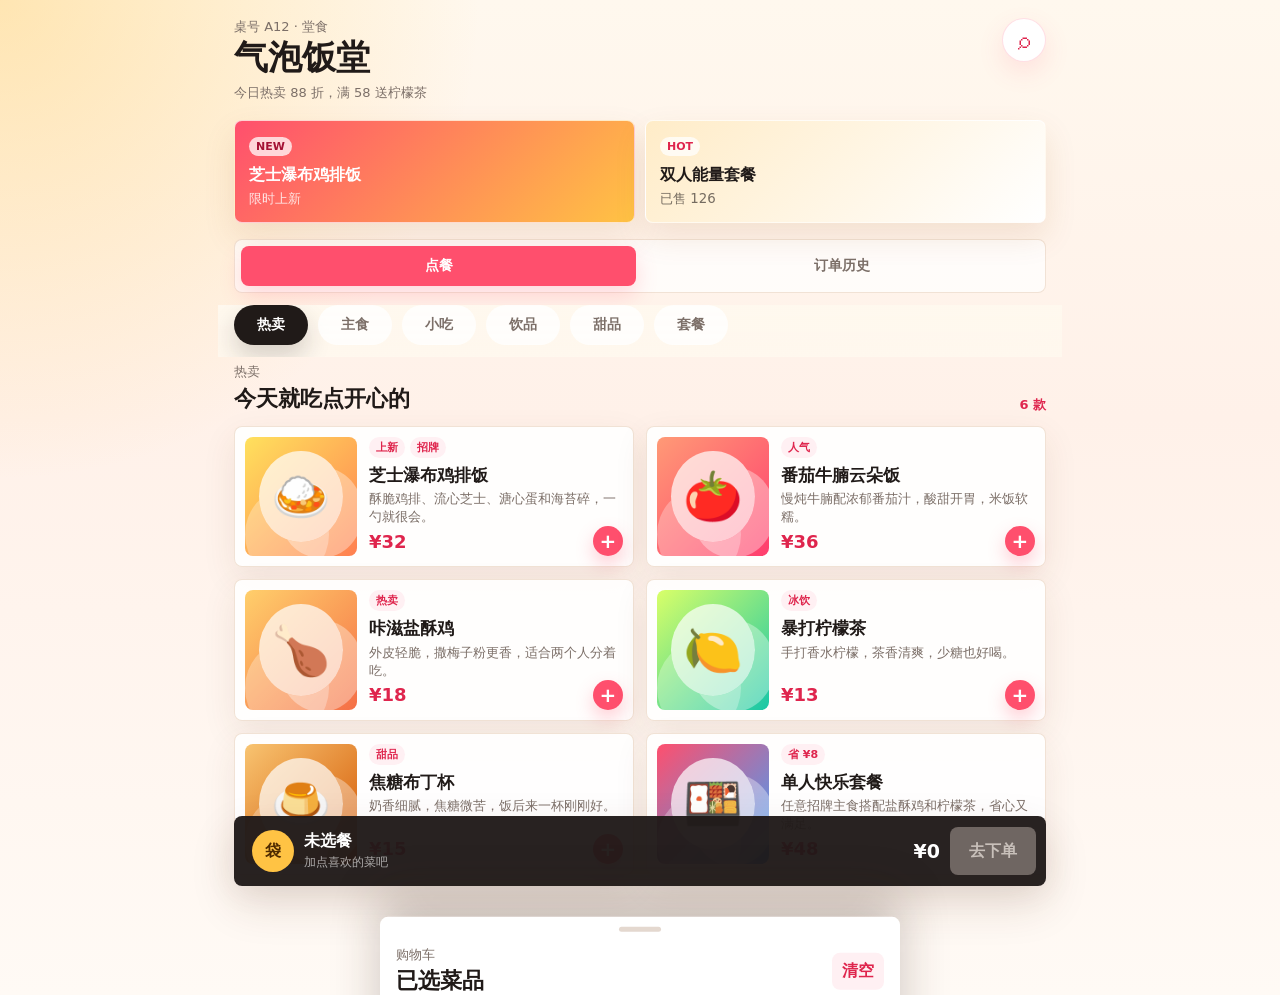
<file: index.html>
<!doctype html>
<html lang="zh-CN">
  <head>
    <meta charset="utf-8" />
    <meta name="viewport" content="width=device-width, initial-scale=1" />
    <title>气泡饭堂 - 扫码点餐</title>
    <link rel="stylesheet" href="./styles.css" />
  </head>
  <body>
    <main class="app-shell">
      <header class="topbar">
        <div>
          <p class="eyebrow">桌号 A12 · 堂食</p>
          <h1>气泡饭堂</h1>
          <p class="subtitle">今日热卖 88 折，满 58 送柠檬茶</p>
        </div>
        <button class="search-button" type="button" id="toggleSearch" aria-label="搜索菜品" aria-expanded="false">
          <span>⌕</span>
        </button>
      </header>

      <div class="search-panel" id="searchPanel" hidden>
        <label for="dishSearch">搜索菜品</label>
        <div class="search-field">
          <input id="dishSearch" type="search" placeholder="输入菜名、标签或描述" autocomplete="off" />
          <button type="button" id="clearSearch">清除</button>
        </div>
      </div>

      <section class="promo-strip" aria-label="活动">
        <button class="promo-card strong" type="button" data-promo-dish="cheese-chicken-rice">
          <span>NEW</span>
          <strong>芝士瀑布鸡排饭</strong>
          <small>限时上新</small>
        </button>
        <button class="promo-card" type="button" data-promo-dish="duo-combo">
          <span>HOT</span>
          <strong>双人能量套餐</strong>
          <small>已售 126</small>
        </button>
      </section>

      <nav class="view-switcher" aria-label="页面视图">
        <button class="view-tab active" type="button" data-view="menu">点餐</button>
        <button class="view-tab" type="button" data-view="history">订单历史</button>
      </nav>

      <nav class="category-tabs" aria-label="菜品分类" id="categoryTabs"></nav>

      <section class="menu-area" id="menuView">
        <div class="menu-heading">
          <div>
            <p id="activeCategoryLabel">热卖推荐</p>
            <h2 id="activeCategoryTitle">今天就吃点开心的</h2>
          </div>
          <span id="dishCount">0 款</span>
        </div>
        <div class="dish-list" id="dishList"></div>
      </section>

      <section class="panel-view" id="historyView" hidden>
        <div class="panel-heading">
          <div>
            <p>历史订单</p>
            <h2>你的点餐记录</h2>
          </div>
          <button class="text-button" type="button" id="clearHistory">清空历史</button>
        </div>
        <div class="order-list" id="historyList"></div>
      </section>

    </main>

    <aside class="cart-bar" id="cartBar" aria-label="购物车">
      <button class="cart-summary" type="button" id="openCart">
        <span class="cart-icon">袋</span>
        <span>
          <strong id="cartCount">未选餐</strong>
          <small id="cartHint">加点喜欢的菜吧</small>
        </span>
      </button>
      <div class="cart-total">
        <strong id="cartTotal">¥0</strong>
        <button class="checkout-button" type="button" id="checkoutButton" disabled>去下单</button>
      </div>
    </aside>

    <div class="overlay" id="overlay" hidden></div>

    <section class="drawer" id="cartDrawer" aria-label="购物车明细" aria-hidden="true">
      <div class="drawer-handle"></div>
      <div class="drawer-header">
        <div>
          <p>购物车</p>
          <h2>已选菜品</h2>
        </div>
        <button class="text-button" type="button" id="clearCart">清空</button>
      </div>
      <div class="cart-items" id="cartItems"></div>
      <label class="note-field">
        <span>订单备注</span>
        <input id="orderNote" type="text" maxlength="40" placeholder="少辣、不要香菜、餐具数量..." />
      </label>
      <button class="drawer-checkout" type="button" id="drawerCheckout">确认下单</button>
    </section>

    <section class="modal" id="confirmModal" role="dialog" aria-modal="true" aria-labelledby="confirmTitle" aria-hidden="true">
      <div class="modal-card">
        <button class="close-button" type="button" id="closeModal" aria-label="关闭确认订单">×</button>
        <p class="eyebrow">桌号 A12</p>
        <h2 id="confirmTitle">确认订单</h2>
        <div class="confirm-list" id="confirmList"></div>
        <div class="confirm-note" id="confirmNote"></div>
        <div class="confirm-total">
          <span>合计</span>
          <strong id="confirmTotal">¥0</strong>
        </div>
        <button class="primary-button" type="button" id="placeOrder">确认提交</button>
      </div>
    </section>

    <section class="success-toast" id="successToast" aria-live="polite" aria-hidden="true">
      <div>
        <strong>下单成功</strong>
        <p>厨房已收到 A12 桌订单，请稍等片刻。</p>
      </div>
      <div class="success-actions">
        <button class="ghost-success" type="button" id="clearOrder">清空订单</button>
        <button type="button" id="continueOrder">继续点餐</button>
      </div>
    </section>

    <script src="./script.js"></script>
  </body>
</html>
</file>
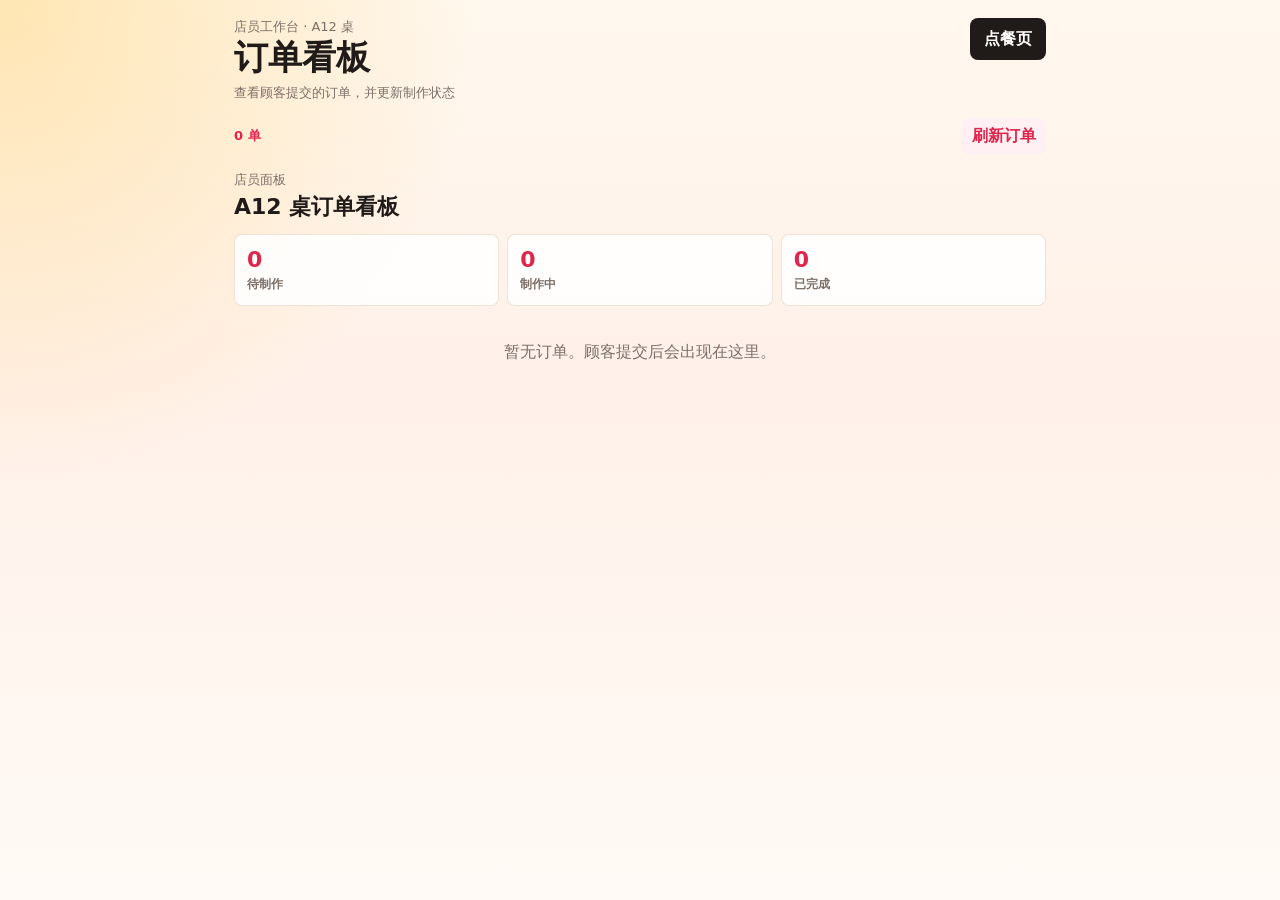
<file: staff.html>
<!doctype html>
<html lang="zh-CN">
  <head>
    <meta charset="utf-8" />
    <meta name="viewport" content="width=device-width, initial-scale=1" />
    <title>气泡饭堂 - 店员订单看板</title>
    <link rel="stylesheet" href="./styles.css" />
  </head>
  <body>
    <main class="app-shell">
      <header class="topbar">
        <div>
          <p class="eyebrow">店员工作台 · A12 桌</p>
          <h1>订单看板</h1>
          <p class="subtitle">查看顾客提交的订单，并更新制作状态</p>
        </div>
        <a class="staff-link" href="./index.html">点餐页</a>
      </header>

      <div class="staff-link-row">
        <span class="panel-count" id="staffCount">0 单</span>
        <button class="text-button" type="button" id="refreshOrders">刷新订单</button>
      </div>

      <section class="panel-view" id="staffView">
        <div class="panel-heading">
          <div>
            <p>店员面板</p>
            <h2>A12 桌订单看板</h2>
          </div>
        </div>
        <div class="staff-stats" id="staffStats"></div>
        <div class="order-list" id="staffList"></div>
      </section>
    </main>

    <script src="./staff.js"></script>
  </body>
</html>
</file>
<file: styles.css>
:root {
  color-scheme: light;
  --bg: #fff7ed;
  --panel: #ffffff;
  --ink: #201a18;
  --muted: #7c6f68;
  --line: #f0dfd1;
  --brand: #ff4f6d;
  --brand-dark: #df254d;
  --sun: #ffc344;
  --mint: #28c7a4;
  --blue: #38a3ff;
  --shadow: 0 18px 45px rgba(80, 45, 24, 0.14);
}

* {
  box-sizing: border-box;
}

[hidden] {
  display: none !important;
}

body {
  margin: 0;
  min-height: 100vh;
  background:
    radial-gradient(circle at top left, rgba(255, 195, 68, 0.35), transparent 30rem),
    linear-gradient(180deg, #fff8ee 0%, #fff1e9 42%, #fffaf5 100%);
  color: var(--ink);
  font-family: Inter, "PingFang SC", "Microsoft YaHei", system-ui, sans-serif;
}

button,
input {
  font: inherit;
}

button {
  border: 0;
  cursor: pointer;
}

.app-shell {
  width: min(100%, 520px);
  min-height: 100vh;
  margin: 0 auto;
  padding: 18px 16px 120px;
}

.topbar {
  display: flex;
  align-items: flex-start;
  justify-content: space-between;
  gap: 16px;
}

.eyebrow,
.subtitle,
.menu-heading p,
.drawer-header p {
  margin: 0;
  color: var(--muted);
  font-size: 13px;
}

h1,
h2 {
  margin: 0;
  letter-spacing: 0;
}

h1 {
  margin-top: 4px;
  font-size: 34px;
  line-height: 1.05;
}

.subtitle {
  margin-top: 8px;
}

.search-button {
  display: grid;
  flex: 0 0 44px;
  width: 44px;
  height: 44px;
  place-items: center;
  border: 1px solid rgba(255, 79, 109, 0.18);
  border-radius: 50%;
  background: #fff;
  color: var(--brand-dark);
  box-shadow: 0 10px 26px rgba(255, 79, 109, 0.13);
  font-size: 24px;
}

.search-panel {
  margin: 14px 0 4px;
  padding: 12px;
  border: 1px solid rgba(240, 223, 209, 0.9);
  border-radius: 8px;
  background: rgba(255, 255, 255, 0.86);
  box-shadow: 0 10px 28px rgba(104, 58, 28, 0.08);
}

.search-panel label {
  display: block;
  margin-bottom: 8px;
  color: var(--muted);
  font-size: 13px;
  font-weight: 800;
}

.search-field {
  display: flex;
  align-items: center;
  gap: 8px;
}

.search-field input {
  width: 100%;
  height: 42px;
  min-width: 0;
  padding: 0 12px;
  border: 1px solid var(--line);
  border-radius: 8px;
  outline: 0;
}

.search-field input:focus {
  border-color: var(--brand);
  box-shadow: 0 0 0 3px rgba(255, 79, 109, 0.12);
}

.search-field button {
  flex: 0 0 auto;
  height: 42px;
  padding: 0 12px;
  border-radius: 8px;
  background: #fff0f3;
  color: var(--brand-dark);
  font-weight: 900;
}

.promo-strip {
  display: grid;
  grid-template-columns: 1.1fr 0.9fr;
  gap: 10px;
  margin: 18px 0 16px;
}

.promo-card {
  min-height: 92px;
  padding: 14px;
  border: 1px solid rgba(255, 255, 255, 0.7);
  border-radius: 8px;
  background: linear-gradient(135deg, #ffecc8, #ffffff);
  box-shadow: 0 14px 32px rgba(159, 82, 20, 0.12);
  color: var(--ink);
  text-align: left;
  transition: transform 160ms ease, box-shadow 160ms ease;
}

.promo-card:hover,
.promo-card:focus-visible {
  transform: translateY(-2px);
  box-shadow: 0 18px 36px rgba(159, 82, 20, 0.18);
}

.promo-card:focus-visible {
  outline: 3px solid rgba(255, 79, 109, 0.35);
  outline-offset: 2px;
}

.promo-card.strong {
  background: linear-gradient(135deg, #ff4f6d, #ffc344);
  color: #fff;
}

.promo-card span {
  display: inline-block;
  padding: 3px 7px;
  border-radius: 999px;
  background: rgba(255, 255, 255, 0.75);
  color: var(--brand-dark);
  font-size: 11px;
  font-weight: 800;
}

.promo-card.strong span {
  color: #a41135;
}

.promo-card strong,
.promo-card small {
  display: block;
}

.promo-card strong {
  margin-top: 9px;
  font-size: 16px;
  line-height: 1.25;
}

.promo-card small {
  margin-top: 5px;
  color: rgba(32, 26, 24, 0.62);
}

.promo-card.strong small {
  color: rgba(255, 255, 255, 0.82);
}

.category-tabs {
  display: flex;
  gap: 10px;
  margin: 0 -16px;
  padding: 0 16px 12px;
  overflow-x: auto;
  scrollbar-width: none;
  position: sticky;
  top: 0;
  z-index: 5;
  background: linear-gradient(180deg, rgba(255, 248, 238, 0.98), rgba(255, 248, 238, 0.88));
  backdrop-filter: blur(10px);
}

.view-switcher {
  display: grid;
  grid-template-columns: repeat(2, minmax(0, 1fr));
  gap: 8px;
  margin: 0 0 12px;
  padding: 6px;
  border: 1px solid rgba(240, 223, 209, 0.9);
  border-radius: 8px;
  background: rgba(255, 255, 255, 0.72);
}

.view-tab {
  min-height: 40px;
  border-radius: 8px;
  background: transparent;
  color: var(--muted);
  font-size: 14px;
  font-weight: 800;
}

.view-tab.active {
  background: var(--brand);
  color: #fff;
  box-shadow: 0 10px 22px rgba(255, 79, 109, 0.2);
}

.category-tabs::-webkit-scrollbar {
  display: none;
}

.category-tab {
  flex: 0 0 auto;
  min-width: 74px;
  padding: 10px 12px;
  border: 1px solid transparent;
  border-radius: 999px;
  background: rgba(255, 255, 255, 0.78);
  color: var(--muted);
  font-size: 14px;
  font-weight: 700;
}

.category-tab.active {
  background: var(--ink);
  color: #fff;
  box-shadow: 0 12px 24px rgba(32, 26, 24, 0.18);
}

.menu-area {
  margin-top: 6px;
}

.panel-view {
  margin-top: 8px;
}

.panel-heading {
  display: flex;
  align-items: end;
  justify-content: space-between;
  gap: 12px;
  margin-bottom: 12px;
}

.panel-heading p {
  margin: 0;
  color: var(--muted);
  font-size: 13px;
}

.panel-heading h2 {
  margin-top: 3px;
  font-size: 22px;
}

.panel-count {
  color: var(--brand-dark);
  font-size: 13px;
  font-weight: 900;
}

.staff-stats {
  display: grid;
  grid-template-columns: repeat(3, minmax(0, 1fr));
  gap: 8px;
  margin-bottom: 12px;
}

.stat-card {
  min-height: 72px;
  padding: 12px;
  border: 1px solid rgba(240, 223, 209, 0.9);
  border-radius: 8px;
  background: rgba(255, 255, 255, 0.86);
}

.stat-card strong,
.stat-card span {
  display: block;
}

.stat-card strong {
  color: var(--brand-dark);
  font-size: 22px;
}

.stat-card span {
  margin-top: 4px;
  color: var(--muted);
  font-size: 12px;
  font-weight: 800;
}

.order-list {
  display: grid;
  gap: 12px;
}

.order-card {
  padding: 14px;
  border: 1px solid rgba(240, 223, 209, 0.92);
  border-radius: 8px;
  background: rgba(255, 255, 255, 0.9);
  box-shadow: 0 12px 34px rgba(104, 58, 28, 0.09);
}

.order-card-head,
.order-card-total,
.order-actions {
  display: flex;
  align-items: center;
  justify-content: space-between;
  gap: 12px;
}

.order-card h3,
.order-card p {
  margin: 0;
}

.order-card h3 {
  font-size: 17px;
}

.order-meta,
.order-note,
.order-items {
  color: var(--muted);
  font-size: 13px;
}

.order-meta {
  margin-top: 4px;
}

.order-items {
  display: grid;
  gap: 5px;
  margin: 12px 0;
  padding: 0;
  list-style: none;
}

.order-items li {
  display: flex;
  justify-content: space-between;
  gap: 12px;
}

.order-note {
  margin: 8px 0 0;
  padding: 9px 10px;
  border-radius: 8px;
  background: #fff8ee;
}

.order-card-total {
  margin-top: 12px;
  padding-top: 12px;
  border-top: 1px solid var(--line);
}

.order-card-total strong {
  color: var(--brand-dark);
  font-size: 20px;
}

.status-badge {
  flex: 0 0 auto;
  padding: 5px 9px;
  border-radius: 999px;
  background: #fff0f3;
  color: var(--brand-dark);
  font-size: 12px;
  font-weight: 900;
}

.status-badge.making {
  background: #fff4d6;
  color: #926500;
}

.status-badge.done {
  background: #e9fff7;
  color: #16856f;
}

.order-actions {
  margin-top: 12px;
}

.status-button {
  min-height: 36px;
  padding: 0 12px;
  border-radius: 8px;
  background: var(--ink);
  color: #fff;
  font-size: 13px;
  font-weight: 900;
}

.staff-link-row {
  display: flex;
  align-items: center;
  justify-content: space-between;
  gap: 12px;
  margin: 16px 0;
}

.staff-link {
  display: inline-flex;
  align-items: center;
  justify-content: center;
  min-height: 42px;
  padding: 0 14px;
  border-radius: 8px;
  background: var(--ink);
  color: #fff;
  font-weight: 900;
  text-decoration: none;
}

.menu-heading {
  display: flex;
  align-items: end;
  justify-content: space-between;
  margin-bottom: 12px;
}

.menu-heading h2 {
  margin-top: 3px;
  font-size: 22px;
}

.menu-heading > span {
  color: var(--brand-dark);
  font-size: 13px;
  font-weight: 800;
}

.dish-list {
  display: grid;
  gap: 12px;
}

.dish-card {
  display: grid;
  grid-template-columns: 112px 1fr;
  gap: 12px;
  min-height: 136px;
  padding: 10px;
  border: 1px solid rgba(240, 223, 209, 0.9);
  border-radius: 8px;
  background: rgba(255, 255, 255, 0.88);
  box-shadow: 0 12px 34px rgba(104, 58, 28, 0.09);
  transition: border-color 180ms ease, box-shadow 180ms ease, transform 180ms ease;
}

.dish-card.spotlight {
  border-color: rgba(255, 79, 109, 0.82);
  box-shadow: 0 18px 42px rgba(255, 79, 109, 0.22);
  transform: translateY(-2px);
}

.dish-art {
  position: relative;
  min-height: 116px;
  overflow: hidden;
  border-radius: 8px;
  background: var(--dish-bg);
}

.dish-art::before {
  content: "";
  position: absolute;
  inset: 14px;
  border-radius: 50%;
  background: rgba(255, 255, 255, 0.7);
  box-shadow:
    20px 16px 0 rgba(255, 255, 255, 0.35),
    -14px 38px 0 rgba(255, 255, 255, 0.28);
}

.dish-art::after {
  content: attr(data-icon);
  position: absolute;
  inset: 0;
  display: grid;
  place-items: center;
  font-size: 48px;
}

.dish-info {
  display: flex;
  min-width: 0;
  flex-direction: column;
}

.tag-row {
  display: flex;
  flex-wrap: wrap;
  gap: 5px;
  min-height: 21px;
}

.tag {
  padding: 3px 7px;
  border-radius: 999px;
  background: #fff0f3;
  color: var(--brand-dark);
  font-size: 11px;
  font-weight: 800;
}

.dish-info h3 {
  margin: 7px 0 4px;
  font-size: 17px;
  line-height: 1.25;
}

.dish-info p {
  display: -webkit-box;
  min-height: 36px;
  margin: 0;
  overflow: hidden;
  color: var(--muted);
  font-size: 13px;
  line-height: 1.4;
  -webkit-box-orient: vertical;
  -webkit-line-clamp: 2;
}

.dish-footer {
  display: flex;
  align-items: center;
  justify-content: space-between;
  gap: 8px;
  margin-top: auto;
}

.price {
  color: var(--brand-dark);
  font-size: 18px;
  font-weight: 900;
}

.stepper {
  display: flex;
  align-items: center;
  justify-content: end;
  gap: 8px;
  min-width: 96px;
}

.stepper button {
  display: grid;
  width: 30px;
  height: 30px;
  place-items: center;
  border-radius: 50%;
  font-size: 20px;
  font-weight: 800;
  line-height: 1;
}

.minus {
  border: 1px solid #ffd1da;
  background: #fff;
  color: var(--brand-dark);
}

.plus {
  background: var(--brand);
  color: #fff;
  box-shadow: 0 8px 18px rgba(255, 79, 109, 0.28);
}

.qty {
  min-width: 18px;
  text-align: center;
  font-weight: 900;
}

.is-zero .minus,
.is-zero .qty {
  visibility: hidden;
}

.cart-bar {
  position: fixed;
  right: max(12px, calc((100vw - 520px) / 2 + 12px));
  bottom: 14px;
  left: max(12px, calc((100vw - 520px) / 2 + 12px));
  z-index: 20;
  display: flex;
  align-items: center;
  justify-content: space-between;
  gap: 12px;
  min-height: 70px;
  padding: 10px 10px 10px 12px;
  border-radius: 8px;
  background: rgba(32, 26, 24, 0.96);
  color: #fff;
  box-shadow: var(--shadow);
}

.cart-summary {
  display: flex;
  min-width: 0;
  align-items: center;
  gap: 10px;
  background: transparent;
  color: inherit;
  text-align: left;
}

.cart-icon {
  display: grid;
  width: 42px;
  height: 42px;
  flex: 0 0 42px;
  place-items: center;
  border-radius: 50%;
  background: var(--sun);
  color: #4f2b00;
  font-weight: 900;
}

.cart-summary strong,
.cart-summary small {
  display: block;
  max-width: 145px;
  overflow: hidden;
  text-overflow: ellipsis;
  white-space: nowrap;
}

.cart-summary small {
  margin-top: 2px;
  color: rgba(255, 255, 255, 0.62);
  font-size: 12px;
}

.cart-total {
  display: flex;
  flex: 0 0 auto;
  align-items: center;
  gap: 10px;
}

.cart-total strong {
  min-width: 58px;
  text-align: right;
  font-size: 19px;
}

.checkout-button,
.drawer-checkout,
.primary-button {
  border-radius: 8px;
  background: var(--brand);
  color: #fff;
  font-weight: 900;
}

.checkout-button {
  min-width: 86px;
  height: 48px;
}

.checkout-button:disabled,
.drawer-checkout:disabled {
  cursor: not-allowed;
  background: #6f6662;
  color: #c8c0ba;
}

.overlay {
  position: fixed;
  inset: 0;
  z-index: 30;
  background: rgba(32, 26, 24, 0.38);
  backdrop-filter: blur(2px);
}

.drawer {
  position: fixed;
  right: max(0px, calc((100vw - 520px) / 2));
  bottom: 0;
  left: max(0px, calc((100vw - 520px) / 2));
  z-index: 40;
  max-height: 78vh;
  padding: 10px 16px 20px;
  border-radius: 8px 8px 0 0;
  background: #fff;
  box-shadow: 0 -22px 50px rgba(50, 31, 20, 0.24);
  transform: translateY(105%);
  transition: transform 180ms ease;
}

.drawer.open {
  transform: translateY(0);
}

.drawer-handle {
  width: 42px;
  height: 5px;
  margin: 0 auto 14px;
  border-radius: 999px;
  background: #e4d8cf;
}

.drawer-header {
  display: flex;
  align-items: center;
  justify-content: space-between;
  gap: 12px;
}

.drawer-header h2 {
  margin-top: 2px;
  font-size: 22px;
}

.text-button {
  padding: 8px 10px;
  border-radius: 8px;
  background: #fff0f3;
  color: var(--brand-dark);
  font-weight: 800;
}

.cart-items {
  display: grid;
  gap: 10px;
  max-height: 36vh;
  margin: 16px 0;
  overflow: auto;
}

.cart-item,
.confirm-row {
  display: flex;
  align-items: center;
  justify-content: space-between;
  gap: 12px;
}

.cart-item {
  padding: 10px 0;
  border-bottom: 1px solid var(--line);
}

.cart-item h3,
.cart-item p {
  margin: 0;
}

.cart-item h3 {
  font-size: 15px;
}

.cart-item p {
  margin-top: 3px;
  color: var(--muted);
  font-size: 13px;
}

.empty-state {
  padding: 24px 0;
  color: var(--muted);
  text-align: center;
}

.note-field {
  display: grid;
  gap: 8px;
  margin-bottom: 14px;
}

.note-field span {
  color: var(--muted);
  font-size: 13px;
}

.note-field input {
  width: 100%;
  height: 46px;
  padding: 0 12px;
  border: 1px solid var(--line);
  border-radius: 8px;
  outline: 0;
}

.note-field input:focus {
  border-color: var(--brand);
  box-shadow: 0 0 0 3px rgba(255, 79, 109, 0.12);
}

.drawer-checkout,
.primary-button {
  width: 100%;
  height: 50px;
}

.modal {
  position: fixed;
  inset: 0;
  z-index: 50;
  display: grid;
  place-items: center;
  padding: 18px;
  background: rgba(32, 26, 24, 0.42);
}

.modal[aria-hidden="true"] {
  display: none;
}

.modal-card {
  position: relative;
  width: min(100%, 420px);
  padding: 22px;
  border-radius: 8px;
  background: #fff;
  box-shadow: var(--shadow);
}

.modal-card h2 {
  margin-top: 4px;
}

.close-button {
  position: absolute;
  top: 12px;
  right: 12px;
  width: 34px;
  height: 34px;
  border-radius: 50%;
  background: #f7eee7;
  color: var(--muted);
  font-size: 24px;
}

.confirm-list {
  display: grid;
  gap: 10px;
  margin: 18px 0;
}

.confirm-row span:last-child {
  font-weight: 900;
}

.confirm-note {
  display: none;
  margin-bottom: 14px;
  padding: 10px;
  border-radius: 8px;
  background: #fff8ee;
  color: var(--muted);
  font-size: 13px;
}

.confirm-note.show {
  display: block;
}

.confirm-total {
  display: flex;
  align-items: center;
  justify-content: space-between;
  margin: 14px 0;
  padding-top: 14px;
  border-top: 1px solid var(--line);
}

.confirm-total strong {
  color: var(--brand-dark);
  font-size: 24px;
}

.success-toast {
  position: fixed;
  right: max(14px, calc((100vw - 520px) / 2 + 14px));
  bottom: 96px;
  left: max(14px, calc((100vw - 520px) / 2 + 14px));
  z-index: 60;
  display: flex;
  align-items: center;
  justify-content: space-between;
  gap: 12px;
  padding: 14px;
  border-radius: 8px;
  background: #f2fffa;
  color: #123c33;
  box-shadow: var(--shadow);
  transform: translateY(16px);
  opacity: 0;
  pointer-events: none;
  transition: opacity 180ms ease, transform 180ms ease;
}

.success-toast.show {
  transform: translateY(0);
  opacity: 1;
  pointer-events: auto;
}

.success-toast strong,
.success-toast p {
  margin: 0;
}

.success-toast p {
  margin-top: 3px;
  color: #3e6f63;
  font-size: 13px;
}

.success-actions {
  display: flex;
  flex: 0 0 auto;
  align-items: center;
  gap: 8px;
}

.success-toast button {
  flex: 0 0 auto;
  padding: 9px 11px;
  border-radius: 8px;
  background: var(--mint);
  color: #fff;
  font-weight: 900;
}

.success-toast .ghost-success {
  background: #fff;
  color: #16856f;
}

@media (min-width: 760px) {
  .app-shell {
    width: min(100%, 860px);
    padding-inline: 24px;
  }

  .promo-strip {
    grid-template-columns: repeat(2, minmax(0, 1fr));
  }

  .dish-list {
    grid-template-columns: repeat(2, minmax(0, 1fr));
  }

  .cart-bar,
  .success-toast {
    right: calc((100vw - 860px) / 2 + 24px);
    left: calc((100vw - 860px) / 2 + 24px);
  }

  .drawer {
    right: calc((100vw - 520px) / 2);
    left: calc((100vw - 520px) / 2);
  }
}

@media (max-width: 380px) {
  .app-shell {
    padding-inline: 12px;
  }

  h1 {
    font-size: 30px;
  }

  .dish-card {
    grid-template-columns: 96px 1fr;
  }

  .dish-art {
    min-height: 112px;
  }

  .cart-bar {
    gap: 8px;
    padding-left: 8px;
  }

  .checkout-button {
    min-width: 76px;
  }

  .cart-total strong {
    min-width: 48px;
    font-size: 17px;
  }

  .success-toast {
    align-items: flex-start;
    flex-direction: column;
  }
}
</file>
